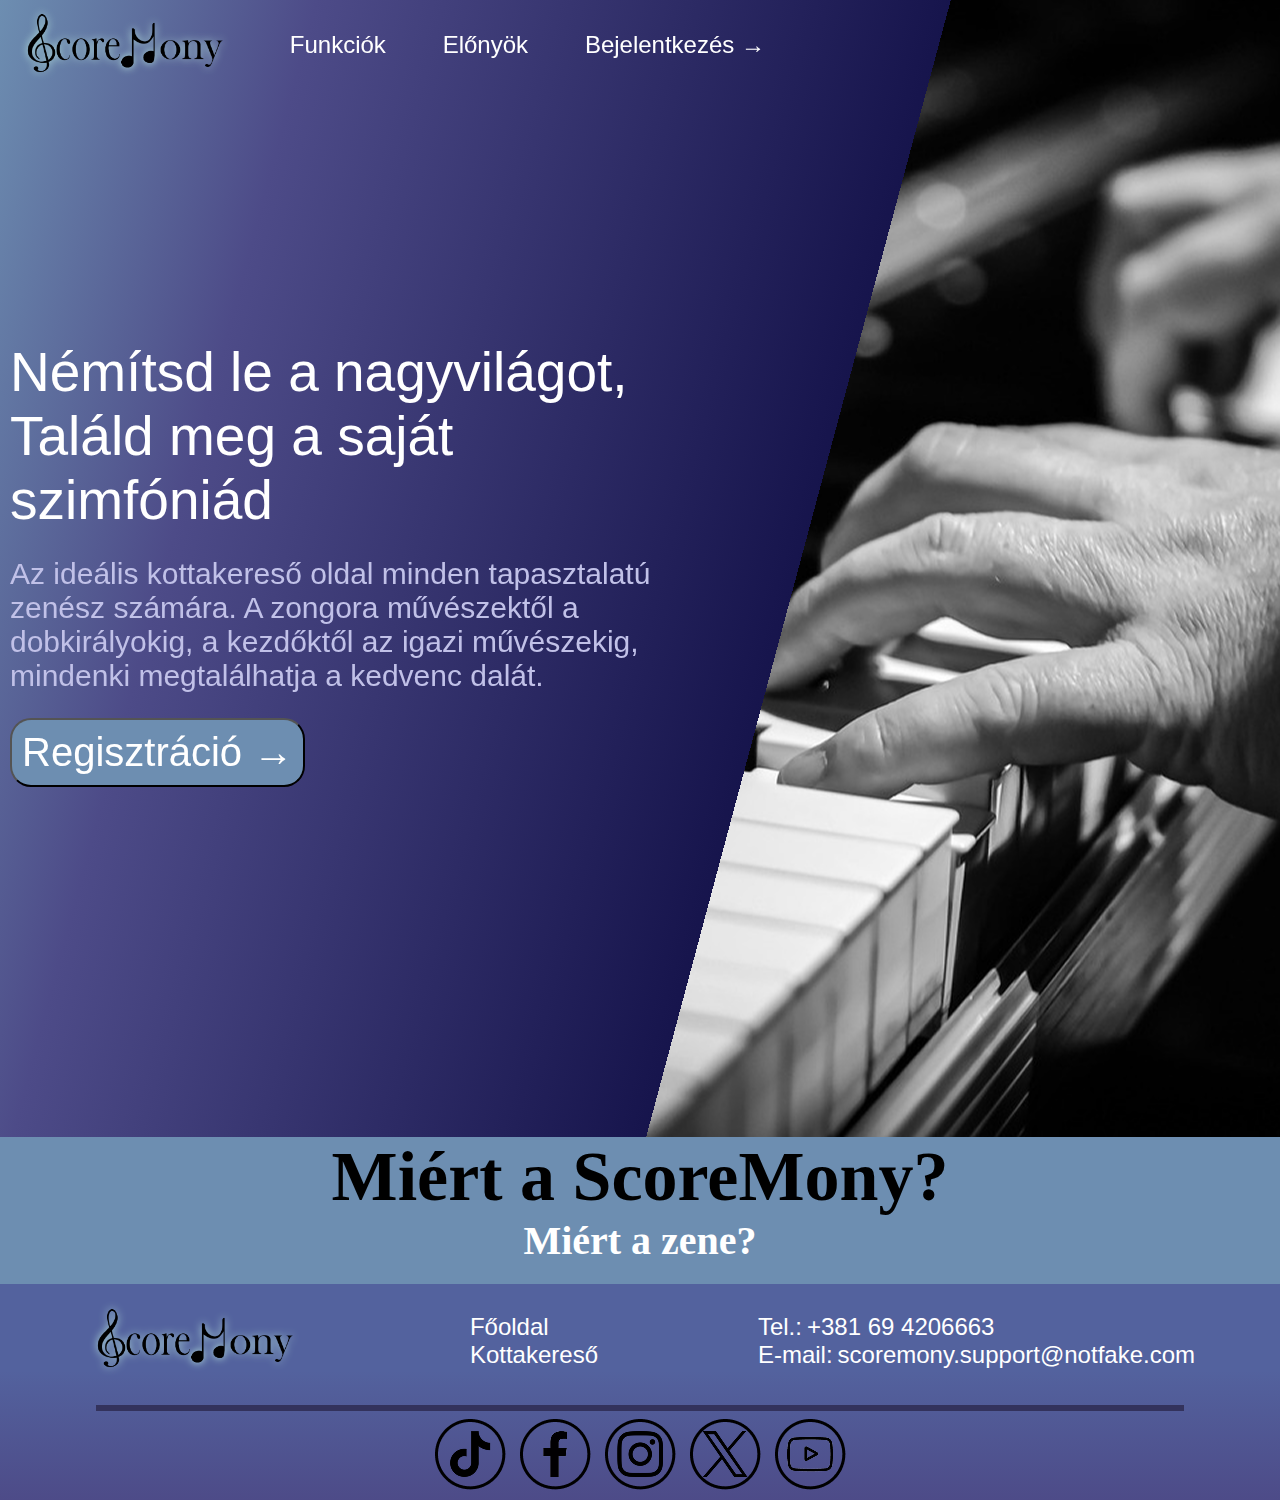
<file: index.html>
<!DOCTYPE html>
<html lang="en">
<head>
    <meta charset="UTF-8">
    <meta name="viewport" content="width=device-width, initial-scale=1.0">
    <link rel="stylesheet" href="styles/style.css">
    <link rel="stylesheet" href="styles/indexStyle.css">
    <title>Document</title>
</head>
<body>
    <div id="hero">
        <div>
            <header>
                <div href="" id="home"><img src="/images/rajz.png"  alt=""></div>
                <a href="">Funkciók</a>
                <a href="#advantages">Előnyök</a>
                <a href="">Bejelentkezés →</a>
            </header>

            <h2>Némítsd le a nagyvilágot, Találd meg a saját szimfóniád</h2>
            <p>Az ideális kottakereső oldal minden tapasztalatú zenész számára. A zongora művészektől a dobkirályokig, a kezdőktől az igazi művészekig, mindenki megtalálhatja a kedvenc dalát.</p>
            <button>Regisztráció →</button>
        </div>
    </div>

    <div></div>

    <div id="advantages">
        <div>
            <h2>Miért a ScoreMony?</h2>
            <h3>Miért a zene?</h3>
        </div>
    </div>

    <footer class="bottomnav">
      <div>
        <a href="home.html" id="home" class="head"><img src="images/rajz.png" alt="Icon"></a>
        <div class="links">
          <a href="home.html">Főoldal</a>
          <a href="search.html">Kottakereső</a>
        </div>
        <div class="contact">
          <div>
            <p>Tel.:</p>
            <p>+381 69 4206663</p>
          </div>
          <div>
            <p>E-mail:</p>
            <p>scoremony.support@notfake.com</p>
          </div>
        </div>
      </div>
      <hr>
      <div class="icons">
        <a href=""><img src="images/Tiktok.png" alt="Tiktok"></a>
        <a href=""><img src="images/Facebook.png" alt="Tiktok"></a>
        <a href=""><img src="images/Instagram.png" alt="Tiktok"></a>
        <a href=""><img src="images/X.png" alt="Tiktok"></a>
        <a href=""><img src="images/Youtube.png" alt="Tiktok"></a>
      </div>
    </footer>
</body>
</html>
</file>
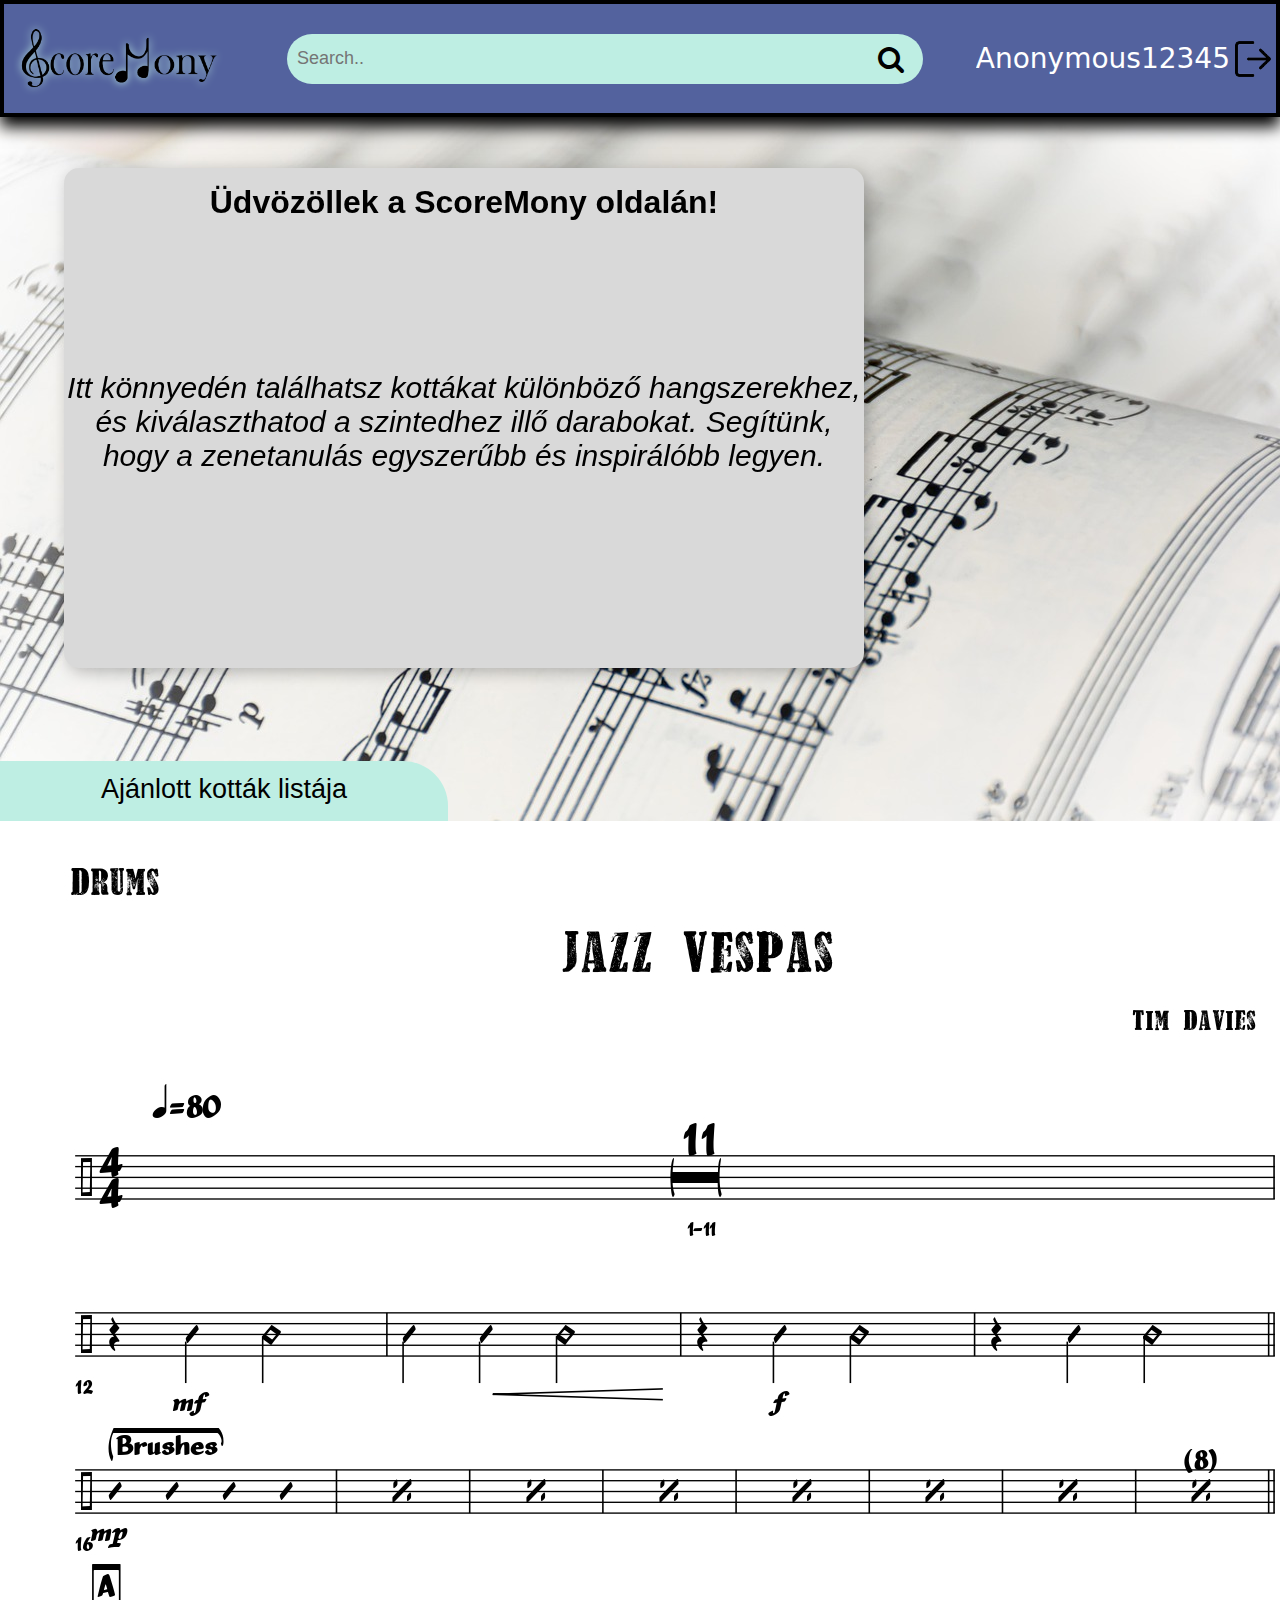
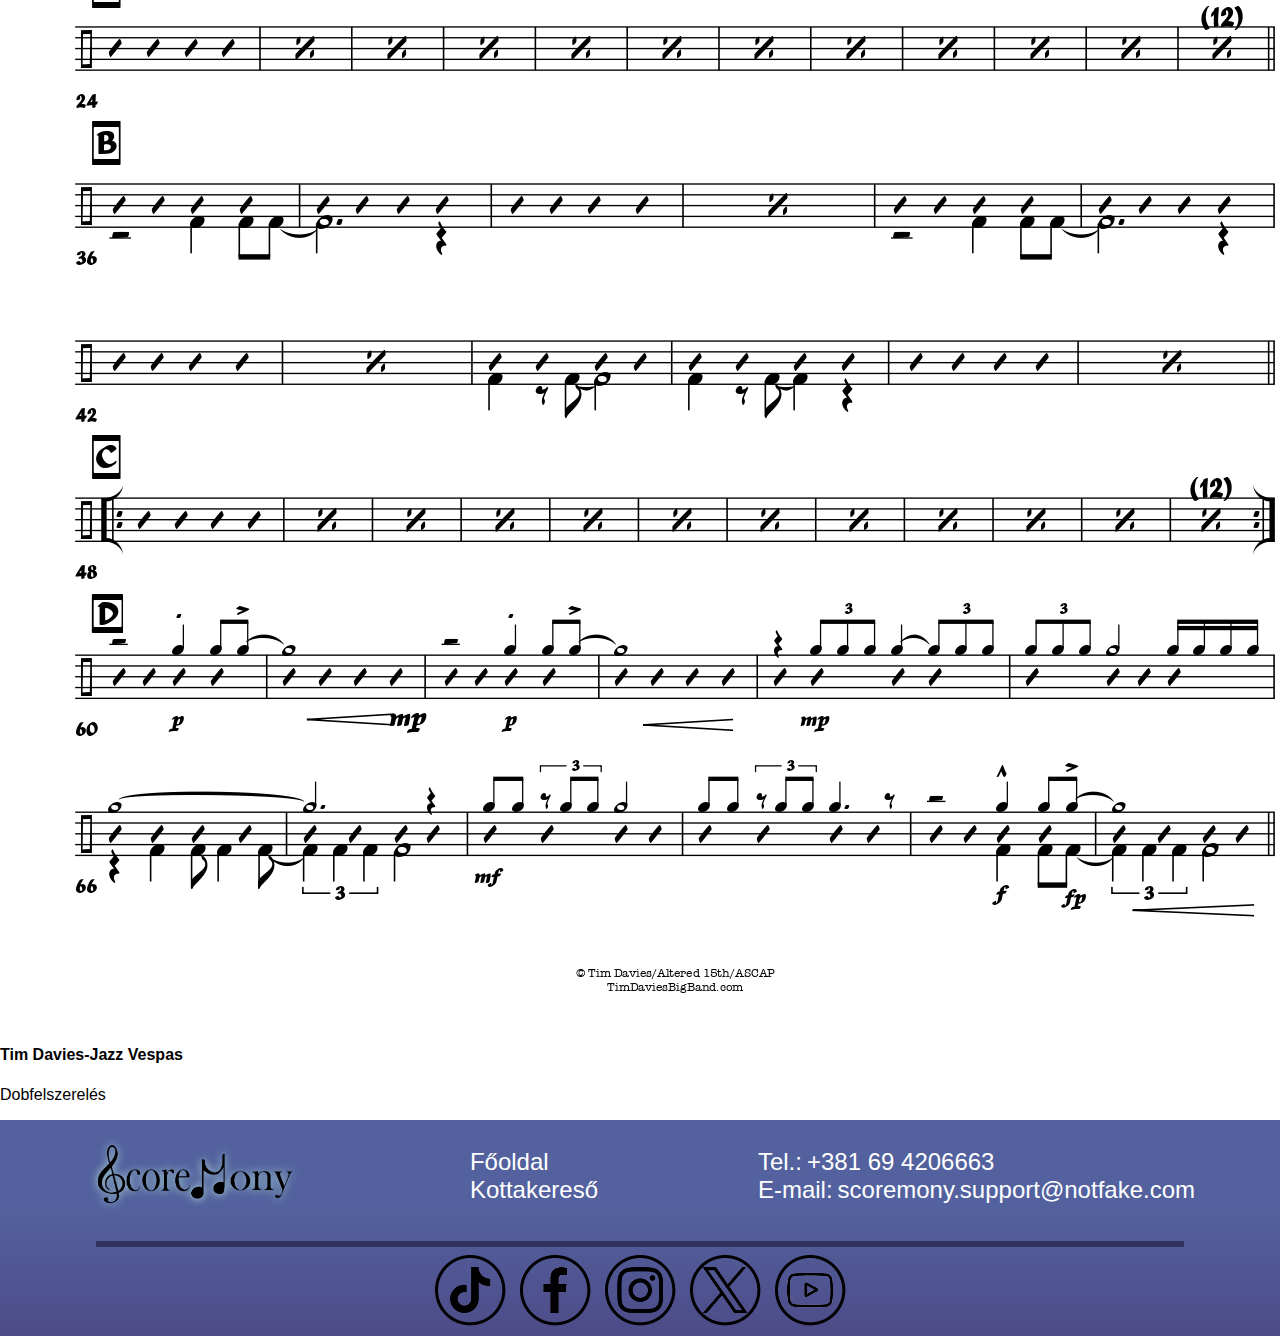
<file: home.html>
<!DOCTYPE html>
<html lang="hu">
<head>
    <meta charset="UTF-8">
    <meta name="viewport" content="width=device-width, initial-scale=1.0">
    <!-- Load an icon library to show a hamburger menu (bars) on small screens -->
    <link rel="stylesheet" href="https://cdnjs.cloudflare.com/ajax/libs/font-awesome/4.7.0/css/font-awesome.min.css">
    <title>ScoreMony</title>
    <link rel="stylesheet" href="styles/style.css">
    <link rel="stylesheet" href="styles/homeStyle.css">
</head>
<body>
    <header>
      <div class="topnav">
        <a href="javascript:void(0);" class="icon search" onclick="headerSlidePush('search')">
          <img src="images/SearchIcon.png" alt="">
        </a>
        <div class="search user">
          <a href="home.html" id="home"><img src="images/rajz.png" alt="Icon"></a>
          <div id="search" class="slide search">
            <input type="text" placeholder="Search.." name="search">
            <button type="submit"><i class="fa fa-search"></i></button>
          </div>
          <div id="user" class="slide user">
            <h2 id="username">Anonymous12345</h2>
            <a href="login.html" id="logOut"><img src="images/LogOut.png" alt="LogOut"></a>
          </div>
        </div>
        <a href="javascript:void(0);" class="icon user" onclick="headerSlidePush('user')">
          <img src="images/UserIcon.png" alt="">
        </a>
      </div>
    </header>
    <div id="udvozlo">
      <div id="udvozlo_szoveg">
        <h1>Üdvözöllek a ScoreMony oldalán!</h1>
        <p id="udv_p">Itt könnyedén találhatsz kottákat különböző hangszerekhez, és kiválaszthatod a szintedhez illő darabokat. Segítünk, hogy a zenetanulás egyszerűbb és inspirálóbb legyen.</p>
      </div>
    </div>
      <p id="ajanlott_kottak_listaja_p">Ajánlott kották listája</p>
      <div id="ajanlott_kottak_listaja">
        <div id="kotta">
          <img src="/IKT_kották/Dob/Jazz/Haladó/Képek/Jazz Vespas/Jazz-Vespas-Drums_page-0001.jpg" alt="Jazz Vespas">
          <h4>Tim Davies-Jazz Vespas</h4>
          <p>Dobfelszerelés</p>
        </div>
      </div>

    <footer class="bottomnav">
      <div>
        <a href="home.html" id="home" class="head"><img src="images/rajz.png" alt="Icon"></a>
        <div class="links">
          <a href="home.html">Főoldal</a>
          <a href="search.html">Kottakereső</a>
        </div>
        <div class="contact">
          <div>
            <p>Tel.:</p>
            <p>+381 69 4206663</p>
          </div>
          <div>
            <p>E-mail:</p>
            <p>scoremony.support@notfake.com</p>
          </div>
        </div>
      </div>
      <hr>
      <div class="icons">
        <a href=""><img src="images/Tiktok.png" alt="Tiktok"></a>
        <a href=""><img src="images/Facebook.png" alt="Tiktok"></a>
        <a href=""><img src="images/Instagram.png" alt="Tiktok"></a>
        <a href=""><img src="images/X.png" alt="Tiktok"></a>
        <a href=""><img src="images/Youtube.png" alt="Tiktok"></a>
      </div>
    </footer>
    <script src="app.js"></script>
</body>
</html>
</file>
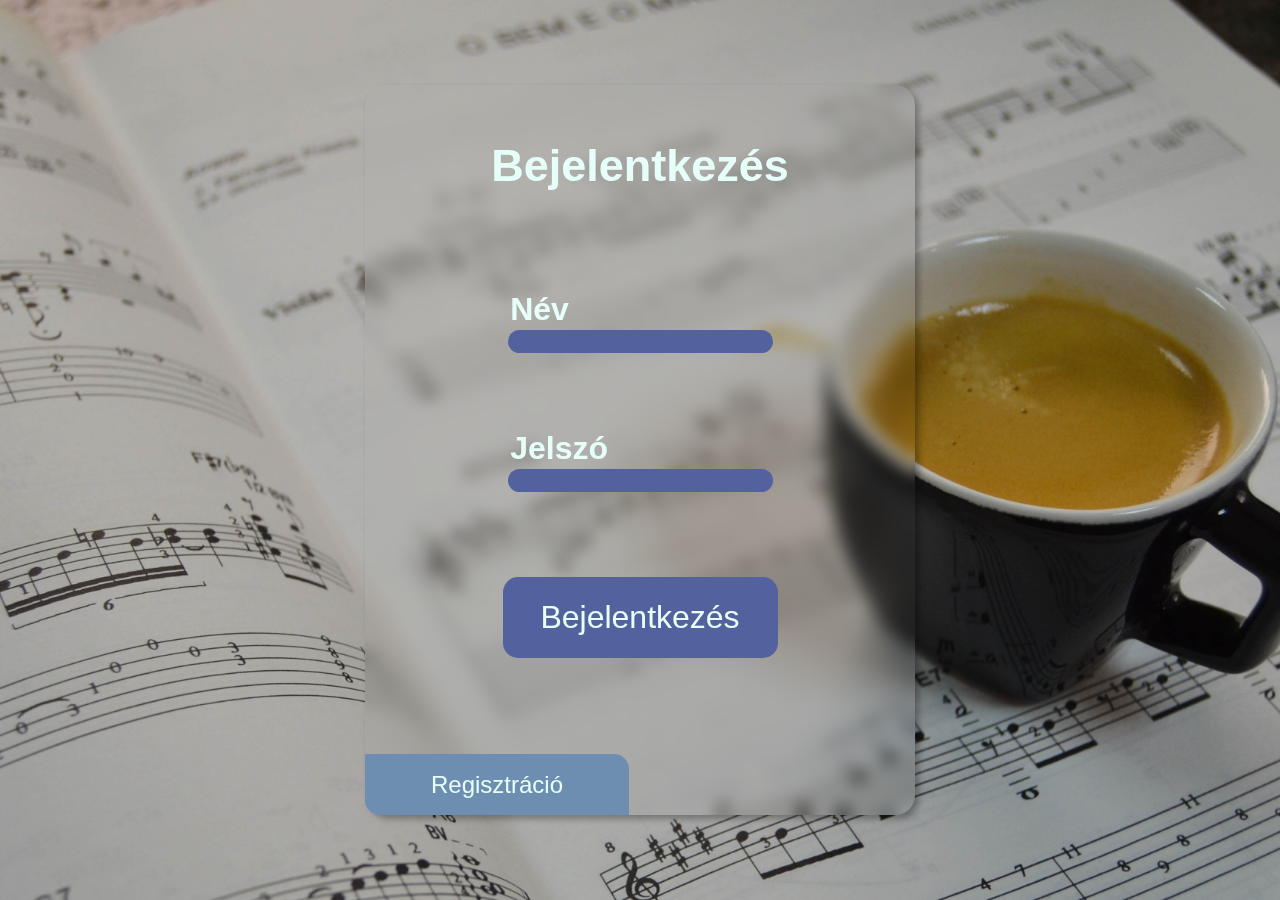
<file: login.html>
<!DOCTYPE html>
<html lang="hu">
<head>
    <meta charset="UTF-8">
    <meta name="viewport" content="width=device-width, initial-scale=1.0">
    <title>ScoreMony - Login</title>
    <link rel="stylesheet" href="styles/style.css">
    <link rel="stylesheet" href="styles/loginStyle.css">
</head>
<body>
    <form id="flipCard">
        <div class="flipCardInner">
          <div class="flipCardFront">
            <h1>Bejelentkezés</h1>
            <div>
                <label>Név</label>
                <input type="text" name="loginName" id="loginName">
            </div>
            <div>
                <label>Jelszó</label>
                <input type="password" name="loginPass" id="loginPass">
            </div>
            <input class="logRegBtn" type="submit" value="Bejelentkezés">
            <input class="flipBtn" id="flipID" type="button" value="Regisztráció">
          </div>
          <div class="flipCardBack">
            <h1>Regisztráció</h1>
            <div>
                <label>Név</label>
                <input type="text" name="regName" id="regName">
            </div>
            <div>
                <label>Email</label>
                <input type="text" name="regEmail" id="regEmail">
            </div>
            <div>
                <label>Jelszó</label>
                <input type="password" name="regPass" id="regPass">
            </div>
            <div>
                <label>Jelszó ismétlése</label>
                <input type="password" name="regPassConf" id="regPassConf">
            </div>
            <input class="logRegBtn" type="submit" value="Regisztráció">
            <input class="flipBtn" id="flipBackID" type="button" value="Bejelentkezés">
          </div>
        </div>
    </form>
    <script src="app.js"></script>
</body>
</html>
</file>
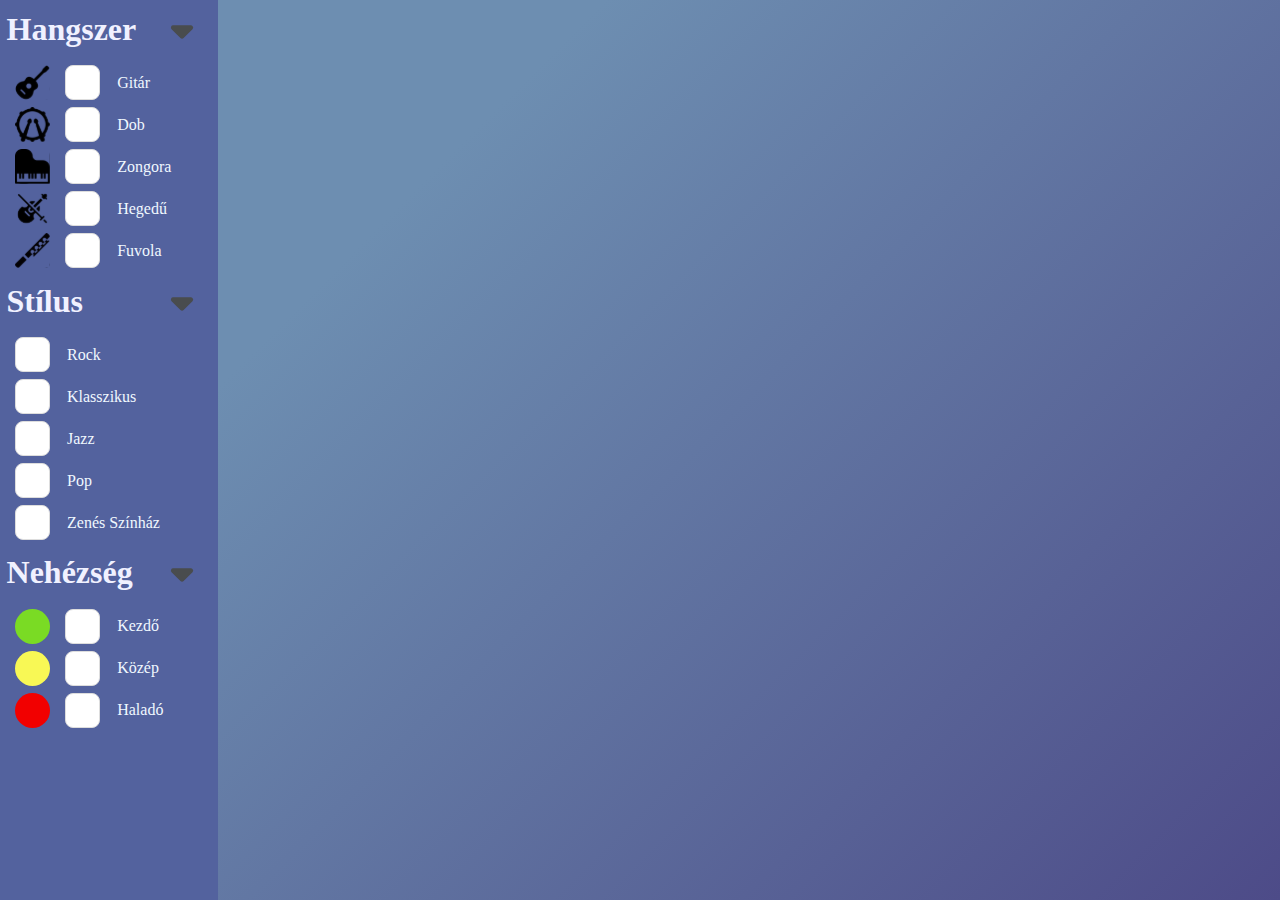
<file: search.html>
<!DOCTYPE html>
<html lang="hu">
<head>
    <meta charset="UTF-8">
    <meta name="viewport" content="width=device-width, initial-scale=1.0">
    <title>ScoreMony - Search</title>
    <link rel="stylesheet" href="styles/style.css">
    <link rel="stylesheet" href="styles/searchStyle.css">
</head>
<body>
    <section id="middleContainer">
        <div id="filterMenuTriggerCont" onclick="menuOpenClose()">
            <img id="arrowCont" src="images/arrow-toggle-down.svg" alt="Lefele nyíl"></img>
        </div>
        <div id="filterCont">
            <div class="filterSection">
                <div class="filterDropDownCont">
                    <h3 class="filterSectHeader">Hangszer</h3>
                    <button type="button" class="filterOpenCloseBtn" id="hangszerOpenCloseBtn" onclick="filterDropDownTrigger(this)">
                        <img src="images/arrow-toggle-down.svg" alt="Le nyíl">
                    </button>
                </div>
                <div class="filterElementsCont">
                    <div class="filterFieldCont">
                        <img src="images/hangszerek/guitar.svg" alt="Gitár">
                        <input type="checkbox" name="filtGuitar" id="checkFiltGuitar">
                        <p>Gitár</p>
                    </div>
                    <div class="filterFieldCont">
                        <img src="images/hangszerek/drum.svg" alt="Dob">
                        <input type="checkbox" name="filtDrum" id="checkFiltDrum">
                        <p>Dob</p>
                    </div>
                    <div class="filterFieldCont">
                        <img src="images/hangszerek/grand-piano.svg" alt="Zongora">
                        <input type="checkbox" name="filtGrandPiano" id="checkFiltGrandPiano">
                        <p>Zongora</p>
                    </div>
                    <div class="filterFieldCont">
                        <img src="images/hangszerek/violin.svg" alt="Hegedű">
                        <input type="checkbox" name="filtViolin" id="checkFiltViolin">
                        <p>Hegedű</p>
                    </div>
                    <div class="filterFieldCont">
                        <img src="images/hangszerek/transverse-flute.svg" alt="Fuvola">
                        <input type="checkbox" name="filtFlute" id="checkFiltFlute">
                        <p>Fuvola</p>
                    </div>
                </div>
            </div>
            <div class="filterSection">
                <div class="filterDropDownCont">
                    <h3 class="filterSectHeader">Stílus</h3>
                    <button type="button" class="filterOpenCloseBtn" id="genreOpenCloseBtn" onclick="filterDropDownTrigger(this)">
                        <img src="images/arrow-toggle-down.svg" alt="Le nyíl">
                    </button>
                </div>
                <div class="filterElementsCont dropDownOpened">
                    <div class="filterFieldCont filterWithoutPicture">
                        <input type="checkbox" name="filtGuitar" id="checkFiltGuitar">
                        <p>Rock</p>
                    </div>
                    <div class="filterFieldCont filterWithoutPicture">
                        <input type="checkbox" name="filtDrum" id="checkFiltDrum">
                        <p>Klasszikus</p>
                    </div>
                    <div class="filterFieldCont filterWithoutPicture">
                        <input type="checkbox" name="filtGrandPiano" id="checkFiltGrandPiano">
                        <p>Jazz</p>
                    </div>
                    <div class="filterFieldCont filterWithoutPicture">
                        <input type="checkbox" name="filtViolin" id="checkFiltViolin">
                        <p>Pop</p>
                    </div>
                    <div class="filterFieldCont filterWithoutPicture">
                        <input type="checkbox" name="filtFlute" id="checkFiltFlute">
                        <p>Zenés Színház</p>
                    </div>
                </div>
            </div>
            <div class="filterSection">
                <div class="filterDropDownCont">
                    <h3 class="filterSectHeader">Nehézség</h3>
                    <button type="button" class="filterOpenCloseBtn" id="nehezsegOpenCloseBtn" onclick="filterDropDownTrigger(this)">
                        <img src="images/arrow-toggle-down.svg" alt="Le nyíl">
                    </button>
                </div>
                <div class="filterElementsCont">
                    <div class="filterFieldCont">
                        <img src="images/Ellipse green.svg" alt="Zöld kör">
                        <input type="checkbox" name="filtGuitar" id="checkFiltGuitar">
                        <p>Kezdő</p>
                    </div>
                    <div class="filterFieldCont">
                        <img src="images/Ellipse yellow.svg" alt="Sárga kör">
                        <input type="checkbox" name="filtDrum" id="checkFiltDrum">
                        <p>Közép</p>
                    </div>
                    <div class="filterFieldCont">
                        <img src="images/Ellipse red.svg" alt="Piros kör">
                        <input type="checkbox" name="filtGrandPiano" id="checkFiltGrandPiano">
                        <p>Haladó</p>
                    </div>
                </div>
            </div>
        </div>
        <div id="resultCont">

        </div>
    </section>
    <!-- <script src="app.js"></script> -->
    <script src="searchScript.js"></script>
</body>
</html>
</file>
<file: styles/style.css>
body {
  margin: 0px;
}

/*Color palette*/
:root{
  --Priority1-bg-color: #4D4B88;
  --Priority2-bg-color: #53629E;
  --Priority3-bg-color: #6D8EB1;
  --Priority4-bg-color: #BEEEE3;
}

.junior{
  background-color: #7ADB24;
  color: black;
}

.medior{
  background-color: #F8F855;
  color: black;
}

.senior{
  background-color: #F20000;
  color: black;
}

/*header*/
/* Add a black background color to the top navigation bar */

header {
  position: relative;
  z-index: 2;
}

.topnav {
  overflow: hidden;
  background-color: var(--Priority2-bg-color);
  align-items: center;
  border: solid black 4px;
  box-shadow: 0px 10px 15px black;
}

/* Style the links inside the navigation bar */
.topnav a {
  float: left;
  display: flex;
  color: white;
  text-align: center;
  text-decoration: none;
  align-items: center;
  font-size: 17px;
}

.topnav div {
  display: flex;
  justify-content: space-between;
  overflow-x: hidden;
  transition: 0.5s;
  
}

/* Hide the link that should open and close the topnav on small screens */
.topnav .icon {
  display: none;
}

* {
  box-sizing: border-box;
}

#search input[type=text] {
  padding: 10px;
  font-size: 18px;
  border: 0px solid transparent;
  border-radius: 45px 0px 0px 45px;
  float: left;
  width: 90%;
  max-width: 100%;
}

#search button {
  display: block;
  float: left;
  width: 10%;
  max-width: 100%;
  padding: 10px;
  font-size: 28px;
  border: 0px solid transparent;
  border-radius: 0px 45px 45px 0px;
  border-left: none;
  cursor: pointer;
}

#search button:hover {
  background: #cefdf1;
}

#search {
  display: flex;
  justify-content: center;
  align-self: center;
  margin: 0px;
  width: 50%;
  max-width: 100%;
  height: 50px;  
  overflow-x: hidden;
  transition: 0.5s;
}

#search > *{
  background-color: var(--Priority4-bg-color);
}

#user{
  display: flex;
  flex-direction: row;
  width: auto;  
  overflow-x: hidden;
  transition: 0.5s;
}

#user h2 {
  color: white;
  width: auto;
  font-size: 28px;
  font-family:system-ui, -apple-system, BlinkMacSystemFont, 'Segoe UI', Roboto, Oxygen, Ubuntu, Cantarell, 'Open Sans', 'Helvetica Neue', sans-serif;
  font-weight: 400;
  text-align: right;
  margin: auto;
}

#user a{
  padding: 0px 5px;
  display: flex;
  align-items: center;
}

#user a img{
  width: 36px;
}

#home {
  padding: 0px 16px;  
  overflow-x: hidden;
  transition: 0.5s;
}

#home > img {
  width: 198px;
  filter: drop-shadow(0px 0px 4px var(--Priority4-bg-color));
}

/*Footer*/
.bottomnav {
  position: relative;
  z-index: 2;
  color: white;
  font-family: Arial, Helvetica, sans-serif;
  background: linear-gradient(to top, var(--Priority1-bg-color) 0%, var(--Priority2-bg-color) 60%);
  padding-bottom: 10px;
}

.bottomnav > div {
  display: flex;
  justify-content: space-around;
  flex-direction: row;
}

.bottomnav .links {
  display: flex;
  justify-content: center;
  flex-direction: column;
}

.bottomnav .links > a {
  font-size: 24px;
  width: auto;
  text-decoration-line: none;
  color: white;
}

.bottomnav .links > a:active {
  color: white;
}

.bottomnav .contact{
  display: flex;
  justify-items: center;
  align-content: center;
  width: auto;
  flex-flow: column wrap;
  margin: auto 0px;
}

.bottomnav .contact > div {
  display: flex;
  flex-direction: row;
}

.bottomnav .contact p{
  font-size: 24px;
  margin: 0px 5px 0px 0px;
  width: auto;
  text-align: left;
}

.bottomnav hr{
  border: 3px solid #33325C;
  width: 85%;
  display: block;
}

.bottomnav .icons{
  display: flex;
  justify-self: center;
  flex-direction: row;
}

.bottomnav .icons a{
  display: flex;
  justify-content: center;
  margin: 0px 7px;
}

/*Tablet view*/
@media screen and (max-width: 1028px){
  /*header*/
  #home {
    width: 170px;
    padding: 0px 5px;
  }

  #home > img {
    width: 160px;
  }

  #search {
    width: 50%;
    max-width: 100%;
  }

  form.navsearch input[type=text]{
    font-size: 12px;
  }

  form.navsearch button {
    max-width: 100%;
    width: 10%;
    font-size: 12px;
  }

  #user{
    display: flex;
    max-width: 100%;
    width: auto;
  }

  #user h2 {
    width: auto;
    font-size: 18px;
  }

  #user a{
    width: 40px;
  }

  #user a img{
    width: 28px;
  }

  /*Footer*/
  .bottomnav .links > a {
    font-size: 18px;
  }

  .bottomnav .contact p{
    font-size: 18px;
  }
}

/*phone view*/
@media screen and (max-width: 768px) {
  /*Start of header*/
  
  /* Add a black background color to the top navigation bar */
  .topnav {
    background-color: var(--Priority2-bg-color);
    display: flex;
    justify-content: space-between;
    align-items: center;
    height: 94px;
    border: solid black 0px;
    box-shadow: 0px 0px 0px black;
  }

  .topnav > div {
    justify-content: center;
    width: 60%;
  }

  .topnav > div > div {
    height: 100%;
    flex-direction: row-reverse;
    overflow-x: hidden;
    transition: 0.5s;
  }

  #home {
    justify-content: center;
    order: 1;
    padding: 0px;
  }

  #home > img {
    max-width: 100%;
    width: 178px;
    height: 94px;
  }

  #search {
    display: flex;
    justify-content: space-between;
    flex-direction: row;
    align-items: center;
    margin: 0px;
    max-width: 100%;
    width: 0%;
    order: 0;
  }

  #search > * {
    height: 50px;
  }

  #search input[type=text] {
    padding: 10px 7px;
    font-size: 18px;
    border: 0px solid transparent;
    border-radius: 45px 45px 45px  45px;
    float: left;
    width: 70%;
  }

  #search button {
    border-radius: 45px;
    width: 50px;
  }
  
  .topnav > a.icon {
    background: transparent;
    display: flex;
    justify-content: center;
    overflow-x: hidden;
    transition: 0.5s;
    width: 20%;
  }

  #user {
    flex-direction: row-reverse;
    align-self: center;
    order: 2;
    width: 0%;
  }
  
  #user h2 {
    padding-left: 0px;
    max-width: 100%;
    width: 75%;
    font-size: 18px;
    text-align: center;
  }

  #user a{
    padding: 0px 5px;
    display: flex;
    justify-content: center;
    align-items: center;
    max-width: 100%;
    width: 20%;
  }

  #user a img{
    width: 54px;
  }

  /*End of Header*/

  /*Start of Footer*/
  .bottomnav > div {
    display: flex;
    justify-content: center;
    align-items: center;
    flex-direction: column;
  }

  .bottomnav .links{
    margin: 30px 0px 30px;
  }

  .bottomnav .contact{
    margin: 10px 0px;
    width: 85%;
    align-content: normal;
  }

  .bottomnav .contact > div{
    margin: 3px 0px;
    justify-content: space-between;
  }

  .bottomnav .contact p{
    margin: 0px;
  }

  .bottomnav .icons{
    display: flex;
    justify-content: center;
    flex-direction: row;
    flex-wrap: wrap;
    margin: 0px 70px;
  }

  .bottomnav .icons a{
    max-width: 25%;
    flex: 25%;
  }

  .bottomnav .icons a > img{
    width: 6rem;
  }

  /*End of Footer*/
}

@media screen and (max-width: 425px) {
  .bottomnav .icons a{
    max-width: 25%;
    flex: 25%;
  }

  .bottomnav .icons a > img{
    width: 4rem;
  }

  .bottomnav .contact{
    margin: 10px 0px;
    width: 95%;
    align-content: normal;
  }
}
</file>
<file: styles/indexStyle.css>
body{
    background-color: #6D8EB1;
}

/*hero start*/
#hero{
    background: url("/images/landingBackground.png") right no-repeat;
    color: white;
    font-family: Arial, Helvetica, sans-serif;
}

#hero > div{
    padding-left: 10px;
    display: flex;
    flex-direction: column;
    width: auto;
    background:
    linear-gradient(-75deg,#020036 25%,#4D4B88 80%,#6D8EB1 100%) center/cover no-repeat;

    mask: linear-gradient(-75deg, transparent 40%, white 40%);
}

header {
    display: flex;
    justify-content: space-between;
    align-items: center;
    width: 60%;
    height: 90px;
}

header a{
    color: white;
    transition: 0.5s;
    font-size: 24px;
    padding: 0px 7px;
    text-decoration: none;
}

header a:hover{
    color: rgb(210, 210, 210);
    box-shadow: black -2px -2px 1px inset;
    border-radius: 20px;
}

header a::after{
    color: rgb(210, 210, 210);
}

#home{
    box-shadow: none;
}

#hero h2{
    margin: 250px 0px 0px;
    font-size: 55px;
    font-weight: 75;
    height: auto;
    width: 55%;
}

#hero p{
    margin: 25px 0px;
    color: #C1C1E8;
    font-size: 30px;
    height: auto;
    width: 55%;
}

#hero button{
    color: white;
    background-color: #6D8EB1;
    font-size: 40px;
    width: fit-content;
    padding: 10px;
    border-radius: 21px;
    margin-bottom: 350px;
}
/*hero end*/

/*advantages start*/
#advantages{
    display: flex;
    justify-content: center;
    align-items: center;
    color: black;
    text-align: center;
}

#advantages div:first{
    flex-direction: column;
    width: max-content;
}

#advantages h2{
    font-size: 70px;
    margin: 0px;
}

#advantages h3{
    font-size: 40px;
    color: white;
    margin: 0px 0px 20px;
}
/*advantages end*/
</file>
<file: styles/homeStyle.css>
/*Bevezető szöveg*/
*{
    font-family: sans-serif;
}

#udvozlo{
    width: 100%;
    height: 55vw;
    background-image: url(/images/Sheet.jpg);
    background-size: cover;       
    background-repeat: no-repeat;
    position: relative;
    z-index: 0;
    padding-top: 1%;
}

#udvozlo_szoveg{
    width: 800px;
    height: 500px;
    text-align: center;
    background-color: #D9D9D9;
    filter: drop-shadow(4px 4px 8px #00000040);
    border-radius: 15px;
    margin-top: 3%;
    margin-left: 5%;
}


h1{
    padding-top: 2%;
    padding-bottom: 15%;
}


#udv_p{
    font-size: 30px;
    text-align: center;
    font-style: italic;
}

/*Ajánlott kották listája*/

#ajanlott_kottak_listaja_p
{
    position: relative;
    z-index: 0;
    font-size: 3vh;
    width: 35%;
    background-color: #BEEEE3;
    margin: -60px 0% 0% 0%;
    height: 60px;
    border-radius: 0 45px 0 0;
    text-align: center;
    padding-top: 13px;
}

#ajanlott_kottak_listaja
{
    
}




/*Media query-k*/

@media (max-width: 1150px) {
    #udv_p{
        font-size: 25px;
    }
    #udvozlo_szoveg{
        width: 550px;
        height: 400px;
        margin-top: 5%;
    }
    h1{
        padding-bottom: 15%;
    }
    #udvozlo
    {
        height: 70vw;
    }
}

@media (max-width: 768px) {
    #udv_p{
        font-size: 20px;
    }
    #udvozlo_szoveg{
        width: 400px;
        height: 400px;
        margin-top: 5%;
    }
    h1{
        font-size: 25px;
        padding-bottom: 25%;
    }
    #udvozlo
    {
        height: 90vw;
    }
    #ajanlott_kottak_listaja_p
    {
        width: 50%;
    }
}

@media (max-width: 576px) {
    #udv_p{
        font-size: 15px;
    }
    #udvozlo_szoveg{
        width: 85vw;
        height: 30vh;
        margin-top: 5%;
        margin-left: auto;
        margin-right: auto;
    }
    h1{
        font-size: 18px;
        padding-bottom: 20%;
    }
    #udvozlo
    {
        height: 110vw;
    }
    #ajanlott_kottak_listaja_p
    {
        width: 100%;
        font-size: 2.5vh;
        padding-top: 15px;
    }
}
</file>
<file: styles/loginStyle.css>
/* Main Page */

html{
    background: antiquewhite;
    background-image: url(/images/coffee-3512027.jpg);
    min-height: 100%;
    background-size: cover;
    font-family: Inter, sans-serif;
    font-feature-settings: 'liga' 1, 'calt' 1; /* fix for Chrome */
}

/* Flipcards */

#flipCard {
    background-color: transparent;
    width: 550px;
    height: 730px;
    perspective: 1500px;
    position: absolute;
    top: 50%;
    left: 50%;
    transform: translate(-50%, -50%);
    -webkit-backdrop-filter: blur(8px);
    backdrop-filter: blur(8px);
    border-radius: 20px;
}

.flipCardInner {
    position: relative;
    width: 100%;
    height: 100%;
    text-align: center;
    transition: transform 0.8s;
    transform-style: preserve-3d;
}

.flipCardFront, .flipCardBack {
    position: absolute;
    width: 100%;
    height: 100%;
    -webkit-backface-visibility: hidden;
    backface-visibility: hidden;
    display: flex;
    flex-direction: column;
    border-radius: 20px;
    align-items: center;
    justify-content: space-between;
    -webkit-box-shadow: 4px 4px 6px 0px rgba(0,0,0,0.3); 
    box-shadow: 4px 4px 6px 0px rgba(0,0,0,0.3);
}

.flipCardFront > div, .flipCardBack > div{
    display: flex;
    flex-direction: column;
    margin: -2% 0;
}

.flipCardFront {
    color: #e6fff8;
}

.flipCardBack {
    color: #e6fff8;
    transform: rotateY(180deg);
}

/* Flipcard Inner Elemenets */

input{
    padding: 0;
    font-size: 20px;
    background-color: #53629E;
    border: 0;
    border-radius: 15px;
}

h1{
    padding: 0;
    margin: 10% 0 2% 0;
    font-size: 45px;
    color: #e6fff8;
}

label{
    padding: 0;
    margin: 1%;
    font-size: 32px;
    align-self: flex-start;
    font-weight: bold;
    color: #e6fff8;
}

.logRegBtn{
    width: 50%;
    align-self: center;
    color: #e6fff8;
    font-size: xx-large;
    padding: 4% 0;
    transition: 0.5s;
    &:hover{
        cursor: pointer;
        background-color: #4D4B88;
    }
}

.flipBtn{
    align-self: flex-end;
    background-color: #6D8EB1;
    color: #e6fff8;
    padding: 3% 12%;
    font-size: x-large;
    &:hover{
        cursor: pointer;
    }
}

@keyframes horizontal-shaking {
    0% { transform: translateX(0) }
    20% { transform: translateX(5px) }
    40% { transform: translateX(-5px) }
    60% { transform: translateX(5px) }
    80% { transform: translateX(-5px) }
    100% { transform: translateX(0) }
}

.isShakingAnimated{
    animation: horizontal-shaking 0.35s forwards;
}

.textInput{
    width: 350px;
    height: 35px;
    padding: 6% 3%;
    color: #e6fff8;
    transition: 0.5s;
    border: 2px solid rgba(0, 0, 0, 0);
    &:focus{
        background-color: #4D4B88;
        position: relative; 
        transform: translate(0px, -3.5px);
        outline: none;
        -webkit-box-shadow: 0px 5px 5px 2px rgba(0,0,0,0.3); 
        box-shadow: 0px 5px 5px 2px rgba(0,0,0,0.3);
    }
    &:hover{
        background-color: #4D4B88;
    }
}

button>img{
    transition: 0.5s;
    position: relative;
    top: 2px;
}

.textInput:focus + button>img{
    transform: translate(0px, -3.5px);
}

.passCont{
    display: flex;
    flex-direction: column;
}

.passShowHideBtn{
    position: absolute;
    height: 43px;
    width: auto;
    align-self: flex-end;
    padding: 0 1%;
    background: none;
    border: none;
    & > img{
        color: #e6fff8;
        height: inherit;
    }
    &:hover{
        cursor: pointer;
    }
}

#flipID{
    border-top-left-radius: 0;
    border-bottom-right-radius: 0;
    align-self: flex-start;
}

#flipBackID{
    border-top-right-radius: 0;
    border-bottom-left-radius: 0;
}

/* Alert */
#alert {
    position: relative;
    display: none;
    padding: 20px;
    background-color: #f44336;
    color: white;
    opacity: 1;
    transition: opacity 0.6s;
    margin-bottom: 5px;
    flex-direction: row-reverse;
    align-items: center;
    justify-content: space-between;
    margin: 5px auto;
    width: 95%;
    border-radius: 50px;
    z-index: 999;
}

#closebtn {
    margin-left: 15px;
    color: white;
    font-weight: bold;
    font-size: 35px;
    line-height: 20px;
    cursor: pointer;
    transition: 0.3s;
    &:hover{
        color: black;
    }
}

#alert > p{
    font-size: large;
}
/* Flipcard Animations */

@keyframes cardFlipFade{
    from{
        background-color: rgba(255,255,255,0.0);
    }
    to{
        background: #4D4B88;
    }
}

@keyframes cardFlipFadeBack{
    from{
        background: #4D4B88;
    }
    to{
        background-color: rgba(255,255,255,0.0);
    }
}

/* Tablet view */

@media (max-width: 768px) {
    #flipCard {
        width: 575px;
        height: 750px;
        perspective: 1500px;
    }

}

/* Mobile view */

@media (max-width: 576px) {
    #flipCard {
        width: 100vw;
        height: 80vh;
        perspective: 600vw;
        top: 45%;
        left: 50%;
        border-radius: 0;
    }

    .flipCardFront, .flipCardBack{
        border-radius: 0;
        justify-content: space-evenly;
    }

    .flipBtn{
        width: 75vw;
        height: 8vh;
        font-size: xx-large;
        align-self: center !important;
        border-radius: 0 0 15px 15px !important;
        position: absolute;
        top: 100%;
        box-shadow: 4px 4px 6px 0px rgba(0,0,0,0.3);
    }

    .logRegBtn{
        width: 65vw;
    }

    h1{
        margin: 0;
        font-size: 50px;
    }

    .textInput{
        width: 85vw;
        height: 6vh;
    }

    .passShowHideBtn{
        height: 6vh;
    }

    label{
        font-size: 35px;
    }
}

@media (max-width: 400px) {
    #alert > p{
        font-size: medium;
    }
}
</file>
<file: styles/searchStyle.css>
html{
    scrollbar-width: thin;
    scrollbar-color: #6D8EB1 #53629E;
    scrollbar-arrow-color: none;
}

body {
    overflow: overlay;
}

*::-webkit-scrollbar-thumb {
    background-color: #00000040;
    border: 1px solid #ffffff40;
    border-radius: 24px;
}

/* Heighest level containers */
#middleContainer{
    display: flex;
    flex-direction: row;
}

/* Individual sections */
#filterCont{            /* The entire filter section */
    background-color: #53629E;
    width: 17vw;
    height: 100vh;
    transition: all 0.5s;
    z-index: 50;
    position: fixed;
    left: 0;
    top: 0;
}

.filterSection{         /* Individual filter groups */
    display: flex;
    flex-direction: column;
}

.filterWithoutPicture{
    padding-left: 65px;
}

/* Filter section elements */
.filterDropDownCont{    /* The header container*/
    display: flex;
    flex-direction: row;
    justify-content: space-between;
    padding: 5% 3%;
}

.filterElementsCont{    /* Entire holder container for dropdown control*/
    max-height: 500px;
    overflow: hidden;
    transition: max-height 0.2s ease-out;
}

h3{
    font-size: xx-large;/* The header*/
    color: #f0f1ff;
    margin: 0;
}

.filterFieldCont{       /* Element container */
    display: flex;
    flex-direction: row;
    align-items: center;
}

.filterOpenCloseBtn{
    border: none;
    background: none;
    width: 40px;
    height: 40px;
    margin: auto 15px;
    &:hover{
        cursor: pointer;
    }
}

.filterOpenCloseBtn > img{
    width: inherit;
    height: inherit;
}

/* Filter elements */

.filterFieldCont > img{
    width: 35px;
    height: 35px;
    margin: 0 15px;
}

input{
    width: 35px;
    height: 35px;
    margin: 0 15px 0 0;
    background-color: white;
    border-radius: 8px;
    vertical-align: middle;
    border: 1px solid #ddd;
    appearance: none;
    -webkit-appearance: none;
    outline: none;
    cursor: pointer;
    transition: 0.2s;
    &:hover{
        background-color: rgb(186, 186, 186);
    }
    &:checked{
        background-color: red;
    }
    &:checked:hover{
        background-color: rgb(255, 81, 0);
    }
}

.activeMenu{
    width: 100vw;
}

p{
    color: aliceblue;
    padding: 0 1%;
    margin: 12px 0;
    font-size: medium;
    justify-self: center;
}

.spinEffect {
    animation: spin 0.5s ease-in-out forwards;
}

.spinEffectBack {
    animation: spinBack 0.5s ease-in-out forwards;
}

/* Search result container */

#resultCont{
    width: calc(100% - 16.5vw);
    min-height: 100vh;
    background: #6D8EB1;
    background: linear-gradient(135deg, rgba(109, 142, 177, 1) 20%, rgba(77, 75, 136, 1) 100%);
    padding-top: 80px;
    padding-bottom: 40px;
    display: grid;
    grid-template-columns: repeat(3, 1fr);
    gap: 10px;
    align-content: start;
    padding-left: 20px;
    padding-right: 20px;
    margin-left: 16.5vw;
}

#searchBarContainer {
    position: fixed;
    top: 0;
    left: 17vw;
    right: 0;
    height: 70px;
    background: #6D8EB1;
    background: linear-gradient(135deg, rgba(109, 142, 177, 1) 20%, rgba(77, 75, 136, 1) 100%);
    display: flex;
    align-items: center;
    justify-content: center;
    z-index: 40;
    box-shadow: 0 2px 10px rgba(0, 0, 0, 0.3);
}

.searchBar {
    width: 90%;
    height: 45px;
    padding: 0 15px;
    border: 2px solid #f0f1ff;
    border-radius: 8px;
    font-size: 16px;
    background-color: #f0f1ff;
    color: #333;
    outline: none;
    transition: 0.3s;
}

.searchBar:focus {
    border-color: #53629E;
    box-shadow: 0 0 10px rgba(83, 98, 158, 0.5);
}

.searchBar::placeholder {
    color: #999;
}

.scoreResult {
    width: 100%;
    height: 150px;
    margin: 0;
    background-color: #BEEEE340;
    border-radius: 8px;
    overflow: hidden;
    transition: height 0.5s cubic-bezier(0.34, 1.56, 0.64, 1);
    display: flex;
    position: relative;
    cursor: pointer;
    &:hover{
        height: 350px;
    }
    &:hover .scoreResultBottom{
        position: absolute;
        bottom: 0;
        left: 0;
        right: 0;
        width: 100%;
        margin: 0;
        padding: 12px 7px;
        background: linear-gradient(to top, rgba(0, 0, 0, 0.3), transparent);
        gap: 0;
    }
    &:hover .scoreCornerLeft{
        animation: slideInLeft 0.5s cubic-bezier(0.34, 1.56, 0.64, 1) forwards;
    }
    &:hover .scoreCornerRight {
    animation: slideInRight 0.5s cubic-bezier(0.34, 1.56, 0.64, 1) forwards;
    }
    &:hover .scoreResultHoverContent {
    opacity: 1;
    transition: opacity 0.5s cubic-bezier(0.34, 1.56, 0.64, 1) 0.2s;
    display: flex;
}
}

.scoreResultImage {
    width: 50%;
    height: 100%;
    flex-shrink: 0;
    transition: transform 0.5s cubic-bezier(0.34, 1.56, 0.64, 1);
    position: relative;
    background-size: cover;
    background-position: center;
}

.scoreResultInfo {
    width: 50%;
    height: 100%;
    display: flex;
    flex-direction: column;
    padding: 0;
    color: #f0f1ff;
    position: relative;
    justify-content: space-between;
}

.scoreResultTop {
    flex-shrink: 0;
    transition: transform 0.5s cubic-bezier(0.34, 1.56, 0.64, 1);
    padding: 20px;
}

.scoreName {
    font-size: 20px;
    margin: 0 0 8px 0;
    color: #232023;
    white-space: nowrap;
    overflow: hidden;
    text-overflow: ellipsis;
}

.scoreArtist {
    font-size: 13px;
    margin: 0;
    opacity: 0.9;
}

.scoreResultBottom {
    display: flex;
    justify-content: space-between;
    margin-top: auto;
    gap: 10px;
    transition: all 0.5s cubic-bezier(0.34, 1.56, 0.64, 1);
    flex-direction: row;
}

.scoreResultCorner {
    font-size: 2px;
    font-weight: 800;
    color: #f0f1ff;
    background: #53629E80;
    padding: 6px 10px;
    border-radius: 4px;
    transition: all 0.5s cubic-bezier(0.34, 1.56, 0.64, 1);
}

.scoreResultCorner p {
    margin: 0;
    padding: 0;
    font-size: medium;
}

.scoreGenre {
    margin: 0;
}

.scoreDifficulty {
    margin: 0;
    color: #222428;
}

.KezdőScoreColor{
    background: #7ADB24;
}

.KözépScoreColor{
    background: #F8F855;
}

.HaladóScoreColor{
    background: #F20000;
}

.scoreResultHoverContent {
    opacity: 0;
    font-size: 13px;
    display: flex;
    flex-direction: column;
    gap: 0;
    transition: all 0.5s cubic-bezier(0.34, 1.56, 0.64, 1);
    position: absolute;
    top: 25%;
    padding: 20px;
}

.scoreResultCloseBtn {
    position: absolute;
    top: 10px;
    right: 10px;
    background: rgba(83, 98, 158, 0.8);
    border: none;
    color: #f0f1ff;
    width: 100px;
    height: 100px;
    border-radius: 50%;
    font-size: 20px;
    cursor: pointer;
    display: none;
    justify-content: center;
    transition: all 0.3s;
    padding: 0;
    line-height: 1.1;
    &:hover {
        background: rgba(83, 98, 158, 1);
        cursor: pointer;
    }
}

.scoreInstrument {
    margin: 0 0 8px 0;
    color: #f0f1ff;
}

.scoreKey {
    margin: 0 0 8px 0;
    color: #f0f1ff;
}

.scoreResultMetadata {
    display: flex;
    gap: 0;
    margin: 0 0 8px 0;
}

.scorePages, .scoreFileSize {
    margin: 0;
    color: #f0f1ff;
    font-size: 13px;
    flex: 1;
}

.scoreFile {
    font-size: 12px;
    color: #ccc;
    margin: 0;
    word-break: break-all;
    opacity: 0.8;
}

.noMatch {
    font-size: 24px;
    color: #ff5100;
    text-align: center;
    margin-top: 50px;
    font-weight: bold;
    grid-column: 1 / -1;
}

@keyframes spin {
    0% {
        transform: rotate(0deg);
    }
    100% {
        transform: rotate(-90deg);
    }
}

@keyframes spinBack {
    0% {
        transform: rotate(-90deg);
    }
    100% {
        transform: rotate(0deg);
    }
}

@keyframes slideInLeft {
    from {
        transform: translateX(-20px);
        opacity: 0;
    }
    to {
        transform: translateX(0);
        opacity: 1;
    }
}

@keyframes slideInRight {
    from {
        transform: translateX(20px);
        opacity: 0;
    }
    to {
        transform: translateX(0);
        opacity: 1;
    }
}

/* LG fix */

@media (max-width: 1460px) {
    .filterWithoutPicture {
        padding-left: 15px;
    }
    .scoreResult:hover .scoreResultBottom{
        padding: 10px 3px;
        gap: 0;
    }
    .scoreResultCorner{
        padding: 5px 10px;
        font-size: 10px;
    }
}

/* MD view */
/* I don't care if it's not 768px, it's becoming a seperate closable menu */

#filterMenuTriggerCont{
    display: none;
}

#arrowCont{
    width: 75%;
    transform: rotate(-90deg);
    transition: all 0.5s;
    z-index: 80;
}

@media (max-width: 1180px) {
    #filterMenuTriggerCont{
        position: fixed;
        display: flex;
        flex-direction: column;
        justify-content: center;
        align-items: center;
        background-color: #4D4B88;
        height: 100%;
        width: 5%;
        left: 0;
        top: 0;
        z-index: 80;
        transition: all 0.5s;
        &:hover{
            cursor: pointer;
        }
        &:hover > img{
            transform: rotate(-90deg);
        }
    }

    #filterCont{
        position: fixed;
        display: none;
        width: 0;
        overflow: hidden;
        height: 100vh;
        top: 0;
        left: 5%;
        z-index: 50;
        transition: width 0.5s ease-out;
    }

    .filterDropDownCont{
        padding: 1% 2%;
    }

    #filterCont.activeMenu{
        width: 95%;
        display: block;
    }

    #searchBarContainer {
        left: 5vw;
    }

    #resultCont {
        width: calc(100% - 4.5vw);
        margin-left: 4.5vw;
        grid-template-columns: repeat(2, 1fr);
    }

    .scoreResultCorner p{
        font-size: medium;
        font-weight: 50;
    }
}
@media (max-width: 860px) {
    .scoreResultCorner p{
        font-size: small;
    }
}

@media (max-width: 768px) {
    #filterMenuTriggerCont{
        position: fixed;
        display: flex;
        flex-direction: row;
        justify-content: center;
        align-items: center;
        width: 100%;
        height: 5%;
        left: 0;
        top: 0;
        z-index: 80;
        transition: all 0.5s;
        &:hover{
            cursor: pointer;
        }
    }

    #arrowCont{
        width: 30px;
        transition: all 0.5s;
    }

    #filterCont{
        position: fixed;
        display: none;
        width: 100%;
        height: 0;
        overflow: hidden;
        top: 5%;
        left: 0;
        z-index: 50;
        transition: height 0.5s ease-out;
        flex-direction: column;
        background-color: #53629E;
    }

    #filterCont.activeMenu{
        height: 95vh;
        display: flex;
        width: 100%;
    }

    #searchBarContainer {
        left: 0;
        width: 100%;
        top: 5%;
        display: none;
    }

    #searchBarContainer.menu-closed {
        display: flex;
    }

    .searchBar {
        width: 85%;
    }

    #resultCont {
        grid-template-columns: 1fr;
        padding-left: 10px;
        padding-right: 10px;
        padding-top: calc(5% + 70px);
        width: 100%;
        margin-left: 0;
    }

    .scoreResult {
        width: 100%;
        height: 120px;
        flex-direction: column;
        cursor: pointer;
        &:hover{
            height: 120px;
        }
        &:hover .scoreResultBottom{
        position: relative;
        bottom: 0;
        left: 0;
        right: 0;
        width: 100%;
        padding: 0;
        background: none;
        gap: 0;
        margin: 5% 0 0 0;
        }
        &:hover .scoreCornerLeft{
            animation: none;
        }
        &:hover .scoreCornerRight {
        animation: none;
        }
        &:hover .scoreResultHoverContent {
        opacity: 0;
        transition: opacity 0.5s cubic-bezier(0.34, 1.56, 0.64, 1) 0.2s;
        display: none;
        }
    }

    .scoreResult.expanded {
        height: 370px;
    }

    .scoreResult.expanded .scoreResultHoverContent {
        opacity: 1 !important;
        display: flex !important;
        flex-direction: row;
        order: 1;
    }

    .scoreResultImage {
        width: 100%;
        height: 0;
        order: -1;
    }

    .scoreResultInfo {
        width: 100%;
        height: 50%;
        padding: 15px;
        position: relative;
    }

    .scoreResultTop {
        flex-shrink: 0;
        display: flex;
        align-items: flex-start;
        justify-content: space-between;
        gap: 10px;
        padding: 0;
    }

    .scoreResultBottom {
        flex-direction: row;
        gap: 0;
        justify-content: space-between;
        margin: 5% 0 0 0;
        order: 2;
    }

    .scoreResultHoverContent {
        position: relative;
        top: auto;
        right: auto;
        width: 100%;
        padding: 0;
        background: none;
        opacity: 0;
        display: none;
        transition: all 0.5s cubic-bezier(0.34, 1.56, 0.64, 1);
        pointer-events: auto;
        flex-direction: column;
        align-items: flex-start;
        gap: 8px;
    }

    .scoreResult .scoreResultCloseBtn {
        display: none;
        position: absolute;
        top: -230px;
        right: 10px;
        width: 50px;
        height: 50px;
        font-size: 40px;
    }

    .scoreResult.expanded .scoreResultCloseBtn {
        display: flex;
    }

    .scoreResult.expanded .scoreResultImage {
        height: 200px;
    }

    .scoreName {
        font-size: 18px;
        flex: 1;
    }

    .scoreArtist {
        font-size: 20px;
    }
}

@media (max-width: 550px) {
    .scoreResult{
        height: 110px;
    }
}

@media (max-width: 400px) {
    .scoreResult{
        height: 100px;
    }
}
</file>
